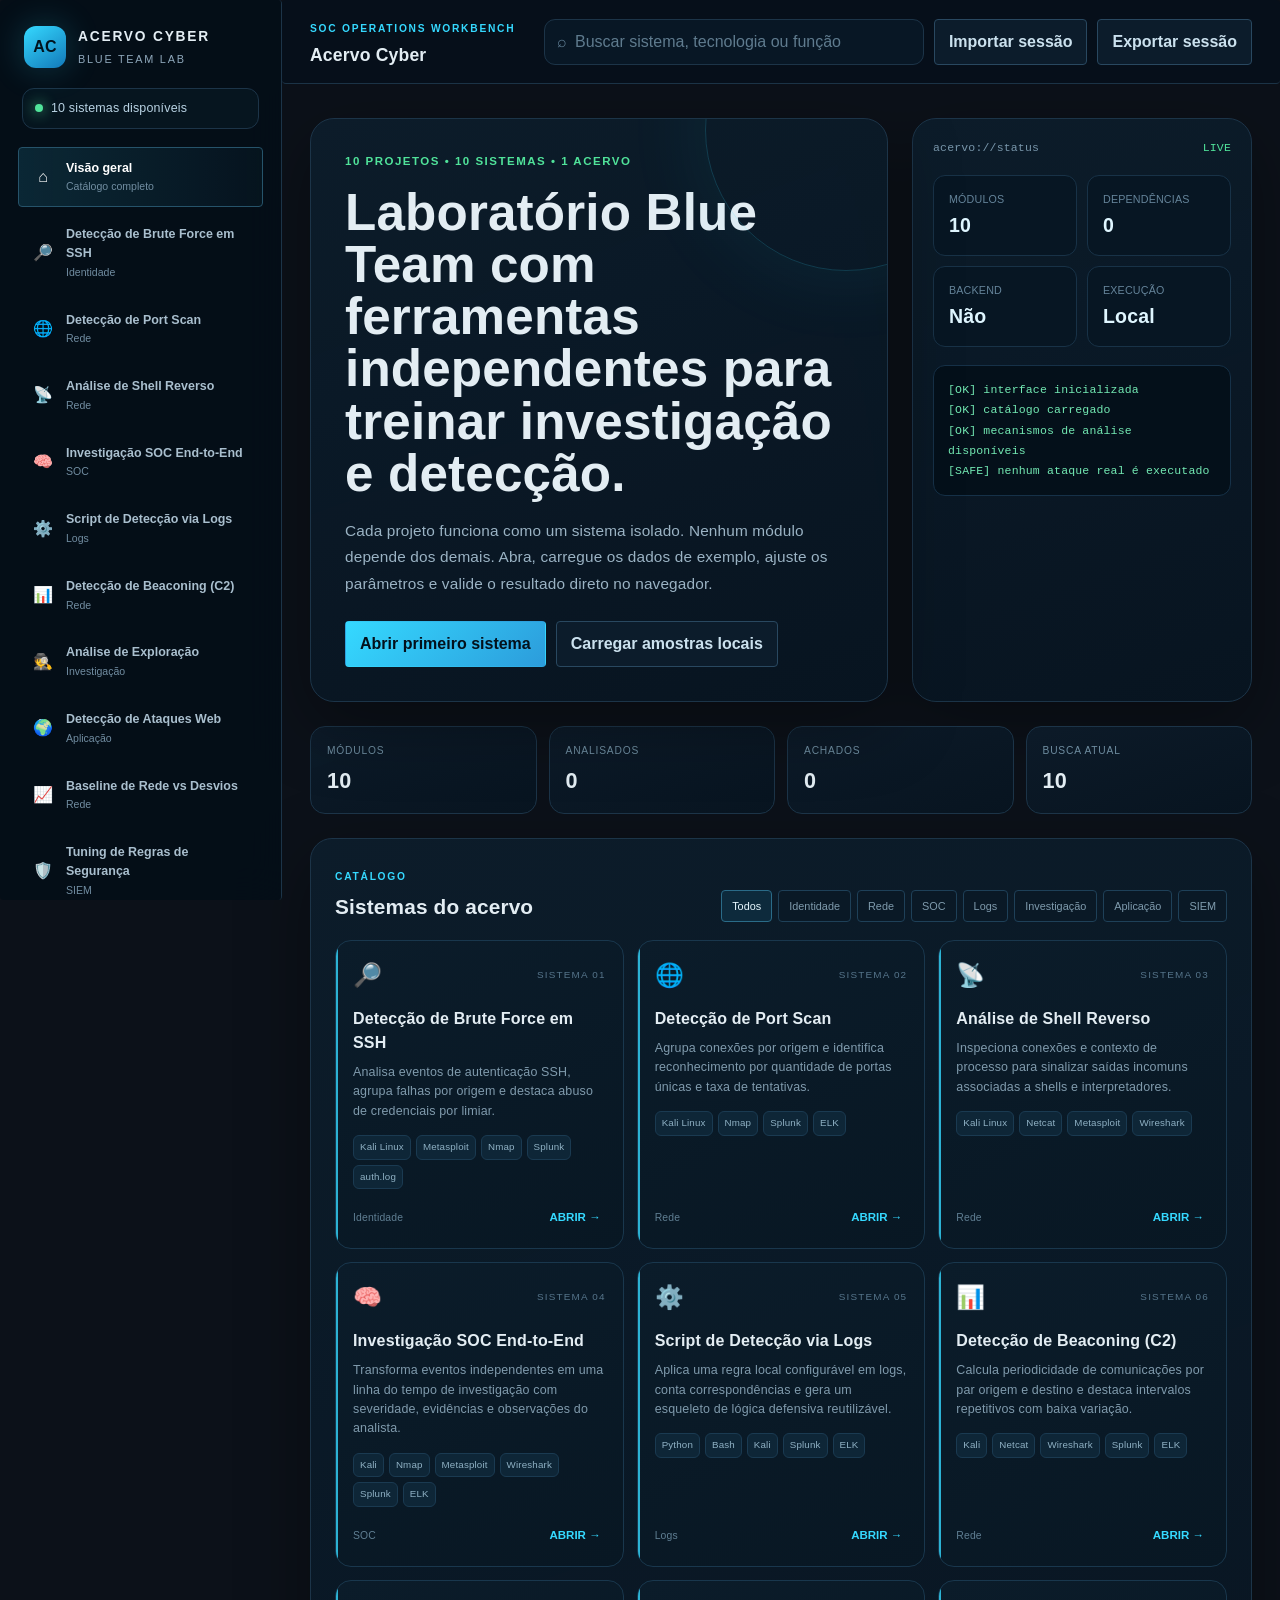
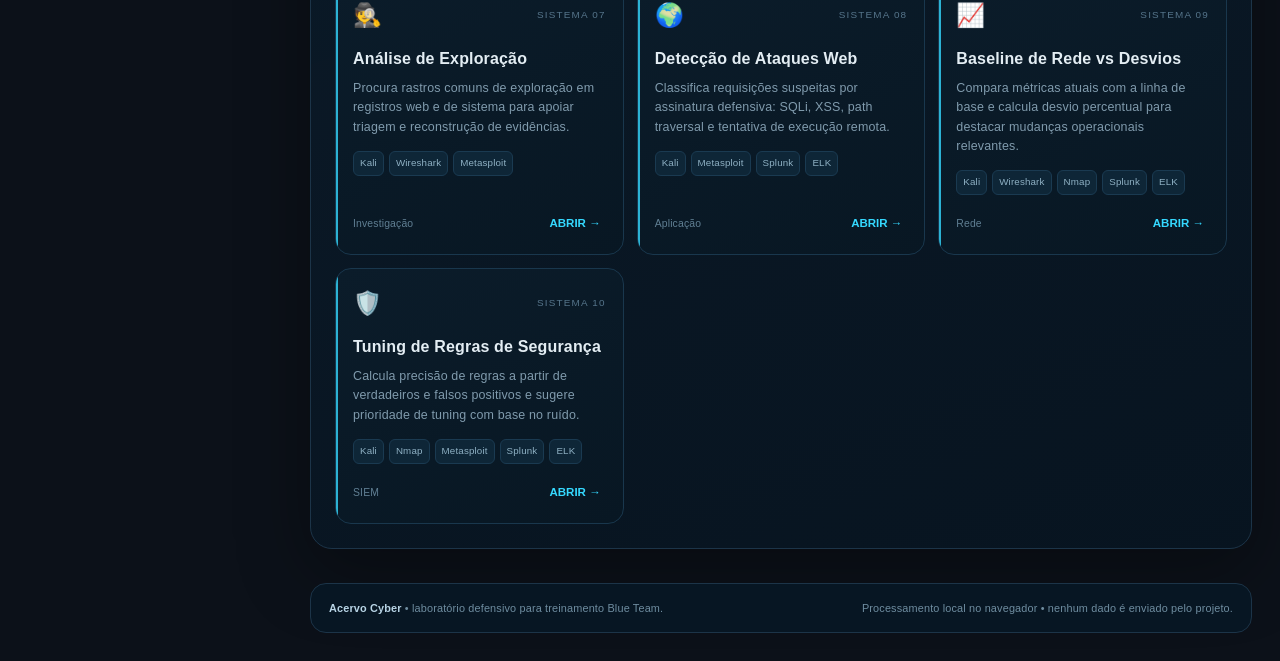
<file: index.html>
<!doctype html>
<html lang="pt-BR">
<head>
  <meta charset="utf-8">
  <meta http-equiv="Content-Security-Policy" content="default-src 'self'; script-src 'self'; style-src 'self'; font-src 'self'; img-src 'self' data: blob:; connect-src 'self'; worker-src 'self' blob:; media-src 'self' blob:; object-src 'none'; base-uri 'none'; form-action 'self'">
  <meta name="viewport" content="width=device-width, initial-scale=1">
  <meta name="theme-color" content="#07111f">
  <meta name="color-scheme" content="dark">
  <meta name="application-name" content="Acervo Cyber">
  <link rel="manifest" href="manifest.webmanifest">
  <meta name="description" content="Acervo Cyber: laboratório Blue Team com 10 sistemas independentes para detecção, investigação, análise de logs, baseline e tuning de regras.">
  <title>Acervo Cyber | Blue Team Lab</title>
  <link rel="icon" href="favicon.svg" type="image/svg+xml">
  <link rel="stylesheet" href="styles.css">
  <link rel="stylesheet" href="enhancements.css">
  <meta property="og:type" content="website">
  <meta property="og:title" content="Acervo Cyber | Blue Team Lab">
  <meta property="og:description" content="Blue Team laboratory for detection, investigation, log analysis, baselining and rule tuning.">
  <meta name="twitter:card" content="summary">
  <meta name="twitter:title" content="Acervo Cyber | Blue Team Lab">
  <meta name="twitter:description" content="Blue Team laboratory for detection, investigation, log analysis, baselining and rule tuning.">
  <link rel="stylesheet" href="security-shell.css">
  <meta name="referrer" content="strict-origin-when-cross-origin">
</head>
<body>
  <div class="noise"></div>

  <aside class="sidebar" id="sidebar">
    <div class="brand">
      <div class="brand-mark">AC</div>
      <div>
        <strong>ACERVO CYBER</strong>
        <span>BLUE TEAM LAB</span>
      </div>
    </div>

    <div class="side-status">
      <span class="status-dot"></span>
      <span>10 sistemas disponíveis</span>
    </div>

    <nav id="projectNav" class="project-nav" aria-label="Projetos"></nav>

    <div class="sidebar-footer">
      <div class="mini-card">
        <span>Modo</span>
        <strong>Laboratório local</strong>
      </div>
      <div class="mini-card">
        <span>Dados</span>
        <strong>Processados no navegador</strong>
      </div>
    </div>
  </aside>

  <main class="app-shell">
    <header class="topbar">
      <button class="icon-button mobile-only" id="menuButton" aria-label="Abrir menu">☰</button>

      <div class="topbar-copy">
        <span class="eyebrow">SOC OPERATIONS WORKBENCH</span>
        <h1 id="workspaceTitle">Acervo Cyber</h1>
      </div>

      <div class="topbar-actions">
        <label class="search-box">
          <span>⌕</span>
          <input id="globalSearch" type="search" placeholder="Buscar sistema, tecnologia ou função">
        </label>
        <button class="ghost-button" id="importButton">Importar sessão</button>
        <button class="ghost-button" id="exportButton">Exportar sessão</button>
      </div>
    </header>

    <section id="homeView" class="view active">
      <div class="hero">
        <div class="hero-copy">
          <div class="hero-kicker">10 PROJETOS • 10 SISTEMAS • 1 ACERVO</div>
          <h2>Laboratório Blue Team com ferramentas independentes para treinar investigação e detecção.</h2>
          <p>
            Cada projeto funciona como um sistema isolado. Nenhum módulo depende dos demais.
            Abra, carregue os dados de exemplo, ajuste os parâmetros e valide o resultado direto no navegador.
          </p>
          <div class="hero-actions">
            <button class="primary-button" id="openFirst">Abrir primeiro sistema</button>
            <button class="secondary-button" id="loadSamples">Carregar amostras locais</button>
          </div>
        </div>

        <div class="hero-console" aria-label="Resumo operacional">
          <div class="console-head">
            <span>acervo://status</span>
            <span class="console-live">LIVE</span>
          </div>
          <div class="console-grid">
            <div><span>Módulos</span><strong>10</strong></div>
            <div><span>Dependências</span><strong>0</strong></div>
            <div><span>Backend</span><strong>Não</strong></div>
            <div><span>Execução</span><strong>Local</strong></div>
          </div>
          <pre id="bootLog">[OK] interface inicializada
[OK] catálogo carregado
[OK] mecanismos de análise disponíveis
[SAFE] nenhum ataque real é executado</pre>
        </div>
      </div>

      <section class="stats-strip" aria-label="Indicadores do acervo">
        <div class="stat-card"><span>Módulos</span><strong id="statModules">10</strong></div>
        <div class="stat-card"><span>Analisados</span><strong id="statAnalyzed">0</strong></div>
        <div class="stat-card"><span>Achados</span><strong id="statFindings">0</strong></div>
        <div class="stat-card"><span>Busca atual</span><strong id="statVisible">10</strong></div>
      </section>

      <section class="section-block">
        <div class="section-heading">
          <div>
            <span class="eyebrow">CATÁLOGO</span>
            <h3>Sistemas do acervo</h3>
          </div>
          <div class="filter-row" id="categoryFilters"></div>
        </div>
        <div id="projectGrid" class="project-grid"></div>
      </section>
    </section>

    <section id="workspaceView" class="view">
      <div id="workspaceMount"></div>
    </section>

    <footer class="acervo-footer">
      <div><strong>Acervo Cyber</strong> • laboratório defensivo para treinamento Blue Team.</div>
      <div>Processamento local no navegador • nenhum dado é enviado pelo projeto.</div>
    </footer>
  </main>

  <div class="toast-region" id="toastRegion" aria-live="polite"></div>

  <script src="app.js"></script>
  <script src="enhancements.js"></script>
</body>
</html>
</file>
<file: styles.css>
*{box-sizing:border-box}
:root{
  --bg:#06101b;
  --bg-soft:#0a1724;
  --panel:#0c1b2a;
  --panel-2:#102336;
  --line:#1c3448;
  --line-2:#294860;
  --text:#edf7ff;
  --muted:#8ea7ba;
  --cyan:#35d9ff;
  --cyan-2:#78ebff;
  --green:#50e39a;
  --yellow:#f8c95c;
  --red:#ff667d;
  --violet:#9b8cff;
  --shadow:0 22px 70px rgba(0,0,0,.34);
  --radius:18px;
}
html{scroll-behavior:smooth}
body{
  margin:0;
  min-height:100vh;
  background:
    radial-gradient(circle at 75% 10%,rgba(53,217,255,.10),transparent 28rem),
    radial-gradient(circle at 20% 100%,rgba(80,227,154,.06),transparent 32rem),
    var(--bg);
  color:var(--text);
  font-family:Inter,ui-sans-serif,system-ui,-apple-system,BlinkMacSystemFont,"Segoe UI",sans-serif;
  letter-spacing:.01em;
}
button,input,textarea,select{font:inherit}
button{cursor:pointer}
.noise{
  position:fixed;inset:0;pointer-events:none;z-index:0;opacity:.16;
  background-image:linear-gradient(rgba(255,255,255,.014) 1px,transparent 1px),linear-gradient(90deg,rgba(255,255,255,.014) 1px,transparent 1px);
  background-size:32px 32px;
}
.sidebar{
  position:fixed;left:0;top:0;bottom:0;width:282px;padding:22px 18px;
  background:rgba(5,14,24,.94);backdrop-filter:blur(18px);
  border-right:1px solid var(--line);z-index:20;overflow:auto;
}
.brand{display:flex;align-items:center;gap:12px;padding:4px 6px 20px}
.brand-mark{
  width:42px;height:42px;display:grid;place-items:center;border-radius:12px;
  background:linear-gradient(145deg,var(--cyan),#1279b9);
  color:#00131e;font-weight:900;box-shadow:0 0 34px rgba(53,217,255,.22)
}
.brand strong{display:block;font-size:.86rem;letter-spacing:.13em}
.brand span{display:block;color:var(--muted);font-size:.68rem;margin-top:3px;letter-spacing:.16em}
.side-status{
  margin:0 4px 18px;padding:10px 12px;border:1px solid var(--line);
  background:rgba(53,217,255,.035);border-radius:12px;color:#b9d3e4;font-size:.78rem;
  display:flex;align-items:center;gap:8px
}
.status-dot{width:8px;height:8px;border-radius:50%;background:var(--green);box-shadow:0 0 14px var(--green)}
.project-nav{display:flex;flex-direction:column;gap:6px}
.nav-item{
  width:100%;border:1px solid transparent;background:transparent;color:#a9bfce;
  padding:11px 10px;border-radius:11px;text-align:left;display:grid;grid-template-columns:28px 1fr;gap:9px;align-items:center
}
.nav-item:hover{background:#0a1b29;color:#fff;border-color:#17354a}
.nav-item.active{background:linear-gradient(90deg,rgba(53,217,255,.13),rgba(53,217,255,.03));color:#fff;border-color:#26536a}
.nav-icon{font-size:1rem;text-align:center}
.nav-copy strong{display:block;font-size:.78rem;font-weight:700}
.nav-copy span{display:block;font-size:.66rem;color:#718da1;margin-top:2px}
.sidebar-footer{margin-top:20px;border-top:1px solid var(--line);padding-top:14px;display:grid;gap:8px}
.mini-card{padding:9px 10px;border-radius:10px;background:#081724;border:1px solid #142c3f}
.mini-card span{display:block;color:#6f8da2;font-size:.65rem;text-transform:uppercase;letter-spacing:.1em}
.mini-card strong{display:block;font-size:.73rem;margin-top:3px;color:#cfe1ec}
.app-shell{margin-left:282px;min-height:100vh;position:relative;z-index:1}
.topbar{
  min-height:82px;padding:15px 28px;display:flex;align-items:center;justify-content:space-between;gap:20px;
  border-bottom:1px solid rgba(40,72,96,.65);background:rgba(6,16,27,.78);backdrop-filter:blur(16px);
  position:sticky;top:0;z-index:10
}
.topbar-copy h1{font-size:1.1rem;margin:3px 0 0}
.eyebrow{font-size:.64rem;color:var(--cyan);letter-spacing:.17em;font-weight:800}
.topbar-actions{display:flex;gap:10px;align-items:center}
.search-box{
  display:flex;align-items:center;gap:8px;width:min(32vw,380px);
  background:#081725;border:1px solid var(--line);border-radius:11px;padding:0 12px;color:#628197
}
.search-box input{width:100%;padding:10px 0;border:0;outline:0;background:transparent;color:#dbeaf4}
.search-box input::placeholder{color:#5f7b8e}
.ghost-button,.secondary-button,.primary-button,.action-button,.tiny-button,.danger-button{
  border-radius:10px;border:1px solid var(--line-2);padding:10px 14px;font-weight:750;transition:.18s ease
}
.ghost-button,.secondary-button,.action-button,.tiny-button{
  color:#cbe1ee;background:#0c1c2b
}
.ghost-button:hover,.secondary-button:hover,.action-button:hover,.tiny-button:hover{border-color:#3f708c;background:#10263a}
.primary-button{background:linear-gradient(135deg,var(--cyan),#2c9cdb);border-color:transparent;color:#03101b;box-shadow:0 8px 30px rgba(53,217,255,.16)}
.primary-button:hover{transform:translateY(-1px);filter:brightness(1.05)}
.danger-button{background:rgba(255,102,125,.08);color:#ff91a2;border-color:rgba(255,102,125,.26)}
.view{display:none}.view.active{display:block}
.hero{padding:34px 28px 24px;display:grid;grid-template-columns:minmax(0,1.35fr) minmax(340px,.65fr);gap:24px}
.hero-copy,.hero-console,.section-block,.workspace-header,.workspace-card{
  border:1px solid var(--line);background:linear-gradient(160deg,rgba(13,29,44,.93),rgba(7,21,33,.91));box-shadow:var(--shadow)
}
.hero-copy{padding:34px;border-radius:24px;position:relative;overflow:hidden}
.hero-copy:after{content:"";position:absolute;right:-100px;top:-130px;width:280px;height:280px;border:1px solid rgba(53,217,255,.18);border-radius:50%;box-shadow:0 0 90px rgba(53,217,255,.08)}
.hero-kicker{font-size:.72rem;color:var(--green);letter-spacing:.13em;font-weight:800}
.hero h2{font-size:clamp(1.8rem,4vw,3.55rem);line-height:1.02;max-width:980px;margin:16px 0 18px}
.hero p{color:#9bb3c4;line-height:1.72;max-width:840px;margin:0;font-size:.96rem}
.hero-actions{display:flex;gap:10px;flex-wrap:wrap;margin-top:24px}
.hero-console{border-radius:24px;padding:20px}
.console-head{display:flex;justify-content:space-between;color:#7896aa;font-family:ui-monospace,SFMono-Regular,Consolas,monospace;font-size:.72rem}
.console-live{color:var(--green)}
.console-grid{display:grid;grid-template-columns:1fr 1fr;gap:10px;margin:18px 0}
.console-grid div{padding:15px;border:1px solid #183247;border-radius:12px;background:#071623}
.console-grid span{display:block;color:#65849a;font-size:.67rem;text-transform:uppercase}
.console-grid strong{display:block;font-size:1.22rem;margin-top:4px;color:#dff6ff}
.hero-console pre,.terminal{
  white-space:pre-wrap;margin:0;padding:14px;background:#04101a;border:1px solid #163148;border-radius:12px;
  color:#73e9b3;font-size:.72rem;line-height:1.75;font-family:ui-monospace,SFMono-Regular,Consolas,monospace
}
.section-block{margin:0 28px 34px;border-radius:22px;padding:24px}
.section-heading{display:flex;justify-content:space-between;gap:18px;align-items:end;margin-bottom:18px}
.section-heading h3{margin:4px 0 0;font-size:1.3rem}
.filter-row{display:flex;flex-wrap:wrap;gap:6px;justify-content:flex-end}
.filter-chip{border:1px solid #1e4058;background:#0a1926;color:#7f9bad;padding:7px 10px;border-radius:999px;font-size:.68rem}
.filter-chip.active,.filter-chip:hover{color:#e8f8ff;border-color:#2a6b88;background:#0d2a3c}
.project-grid{display:grid;grid-template-columns:repeat(3,minmax(0,1fr));gap:13px}
.project-card{
  border:1px solid #19374d;background:linear-gradient(155deg,#0b1c2a,#081723);
  border-radius:16px;padding:17px;min-height:230px;display:flex;flex-direction:column;position:relative;overflow:hidden
}
.project-card:before{content:"";position:absolute;left:0;top:0;bottom:0;width:2px;background:var(--accent,var(--cyan));opacity:.8}
.project-card:hover{transform:translateY(-2px);border-color:#2c5872;box-shadow:0 15px 40px rgba(0,0,0,.18)}
.project-card .card-top{display:flex;align-items:center;justify-content:space-between;gap:10px}
.project-card .big-icon{font-size:1.45rem}
.project-card .index{font-size:.62rem;letter-spacing:.12em;color:#56758b}
.project-card h4{margin:14px 0 8px;font-size:1rem}
.project-card p{margin:0;color:#809bad;font-size:.78rem;line-height:1.55}
.tag-row{display:flex;gap:5px;flex-wrap:wrap;margin-top:14px}
.tag{font-size:.61rem;padding:4px 6px;border-radius:6px;background:#0e2637;border:1px solid #1a3a51;color:#8fb1c4}
.card-footer{margin-top:auto;padding-top:15px;display:flex;align-items:center;justify-content:space-between}
.card-footer span{font-size:.65rem;color:#607f93}
.card-open{border:0;background:transparent;color:var(--cyan);font-size:.72rem;font-weight:800;padding:5px}
.workspace-wrap{padding:28px}
.workspace-header{border-radius:20px;padding:22px;display:flex;justify-content:space-between;align-items:flex-start;gap:20px;margin-bottom:16px}
.workspace-title-line{display:flex;gap:14px;align-items:flex-start}
.workspace-icon{width:50px;height:50px;border-radius:14px;display:grid;place-items:center;background:#0e2839;border:1px solid #25536b;font-size:1.45rem}
.workspace-header h2{margin:2px 0 7px;font-size:1.4rem}
.workspace-header p{margin:0;color:#8ca7ba;line-height:1.55;max-width:820px;font-size:.82rem}
.workspace-actions{display:flex;gap:8px;flex-wrap:wrap;justify-content:flex-end}
.workspace-layout{display:grid;grid-template-columns:minmax(0,1.5fr) minmax(300px,.5fr);gap:16px}
.workspace-card{border-radius:17px;padding:18px}
.workspace-card h3{font-size:.85rem;margin:0 0 13px;display:flex;align-items:center;justify-content:space-between}
.workspace-card h3 span{font-size:.62rem;color:#5f8298;font-weight:500}
.grid-2{display:grid;grid-template-columns:1fr 1fr;gap:10px}
.grid-3{display:grid;grid-template-columns:repeat(3,1fr);gap:10px}
.metric{padding:14px;border-radius:12px;border:1px solid #17364b;background:#081824}
.metric span{display:block;color:#6f8da0;font-size:.64rem;text-transform:uppercase;letter-spacing:.08em}
.metric strong{display:block;margin-top:5px;font-size:1.35rem}
.metric small{display:block;color:#638198;margin-top:3px;font-size:.61rem}
.metric.good strong{color:var(--green)}.metric.warn strong{color:var(--yellow)}.metric.bad strong{color:var(--red)}
textarea,.input,select{
  width:100%;border:1px solid #1d4057;border-radius:10px;background:#071724;color:#dcecf5;padding:11px;outline:none
}
textarea{min-height:210px;resize:vertical;font-family:ui-monospace,SFMono-Regular,Consolas,monospace;font-size:.72rem;line-height:1.55}
textarea:focus,.input:focus,select:focus{border-color:#347390;box-shadow:0 0 0 3px rgba(53,217,255,.06)}
.form-row{display:grid;grid-template-columns:1fr 1fr;gap:10px;margin-bottom:10px}
.field label{display:block;color:#6e8fa4;font-size:.64rem;margin:0 0 6px;text-transform:uppercase;letter-spacing:.07em}
.action-row{display:flex;gap:8px;flex-wrap:wrap;margin-top:10px}
.results-list{display:grid;gap:7px;margin-top:10px}
.result-item{
  border:1px solid #18394f;background:#081a27;border-radius:10px;padding:11px 12px;
  display:grid;grid-template-columns:10px 1fr auto;gap:10px;align-items:start
}
.result-dot{width:8px;height:8px;border-radius:50%;margin-top:5px;background:var(--cyan)}
.result-dot.high{background:var(--red)}.result-dot.medium{background:var(--yellow)}.result-dot.low{background:var(--green)}
.result-item strong{display:block;font-size:.75rem}.result-item p{margin:3px 0 0;color:#6f8fa4;font-size:.67rem;line-height:1.5}
.result-item code{color:#8be8ff;font-size:.62rem}
.table-wrap{overflow:auto;border:1px solid #17364b;border-radius:12px}
table{width:100%;border-collapse:collapse;min-width:620px}
th,td{padding:10px 11px;text-align:left;border-bottom:1px solid #153347;font-size:.68rem}
th{color:#7290a4;background:#0a1c2a;font-size:.61rem;text-transform:uppercase;letter-spacing:.07em}
td{color:#b9cfdd}tr:last-child td{border-bottom:0}
.badge{display:inline-flex;align-items:center;border-radius:999px;padding:4px 7px;font-size:.58rem;font-weight:800}
.badge.high{color:#ff9cad;background:rgba(255,102,125,.1);border:1px solid rgba(255,102,125,.25)}
.badge.medium{color:#f9d985;background:rgba(248,201,92,.09);border:1px solid rgba(248,201,92,.22)}
.badge.low{color:#7be9b3;background:rgba(80,227,154,.08);border:1px solid rgba(80,227,154,.2)}
.chart{height:220px;border:1px solid #17384e;background:#061522;border-radius:12px;position:relative;overflow:hidden}
.chart canvas{width:100%;height:100%;display:block}
.empty-state{padding:28px 15px;border:1px dashed #1c4058;border-radius:12px;text-align:center;color:#658499;font-size:.72rem}
.rule-box{padding:12px;border:1px solid #1b3d54;border-radius:10px;background:#061521;font-family:ui-monospace,SFMono-Regular,Consolas,monospace;color:#81e7ff;font-size:.68rem;line-height:1.6;white-space:pre-wrap}
.progress{height:8px;background:#071521;border-radius:999px;overflow:hidden;border:1px solid #15364a}
.progress>span{display:block;height:100%;background:linear-gradient(90deg,var(--cyan),var(--green));width:0;transition:.35s ease}
.stat-line{display:flex;justify-content:space-between;gap:10px;padding:8px 0;border-bottom:1px solid #143247;font-size:.69rem}
.stat-line:last-child{border-bottom:0}.stat-line span{color:#718fa3}.stat-line strong{color:#d6e7f1}
.timeline{display:grid;gap:8px}
.timeline-item{display:grid;grid-template-columns:78px 12px 1fr;gap:10px;align-items:start}
.timeline-time{color:#5f8296;font-size:.64rem;padding-top:2px}
.timeline-node{width:9px;height:9px;border-radius:50%;background:var(--cyan);box-shadow:0 0 10px rgba(53,217,255,.32);margin-top:3px}
.timeline-body{padding:0 0 11px;border-bottom:1px solid #163448}
.timeline-body strong{display:block;font-size:.71rem}.timeline-body span{display:block;color:#6f8ea2;font-size:.64rem;margin-top:3px}
.score-ring{
  width:112px;height:112px;border-radius:50%;display:grid;place-items:center;margin:6px auto 16px;
  background:conic-gradient(var(--cyan) calc(var(--score,0)*1%),#142c3e 0);position:relative
}
.score-ring:after{content:"";position:absolute;inset:10px;border-radius:50%;background:#081824;border:1px solid #183b51}
.score-ring strong{position:relative;z-index:1;font-size:1.4rem}
.kpi-strip{display:grid;grid-template-columns:repeat(4,1fr);gap:10px;margin-bottom:16px}
.inline-note{padding:10px 11px;border-left:2px solid var(--cyan);background:#071826;color:#7390a4;font-size:.68rem;line-height:1.55}
.toast-region{position:fixed;right:20px;bottom:20px;display:grid;gap:8px;z-index:50}
.toast{padding:11px 14px;border-radius:10px;background:#0c2232;border:1px solid #285168;box-shadow:0 10px 40px rgba(0,0,0,.3);font-size:.72rem;color:#d9edf8;animation:toastIn .2s ease}
@keyframes toastIn{from{transform:translateY(10px);opacity:0}to{transform:translateY(0);opacity:1}}
.mobile-only{display:none}
.icon-button{width:38px;height:38px;border-radius:10px;border:1px solid var(--line);background:#0b1d2b;color:#d6e9f4}
@media(max-width:1180px){
  .project-grid{grid-template-columns:repeat(2,minmax(0,1fr))}
  .hero{grid-template-columns:1fr}.workspace-layout{grid-template-columns:1fr}
}
@media(max-width:860px){
  .sidebar{transform:translateX(-102%);transition:.2s ease;box-shadow:var(--shadow)}
  .sidebar.open{transform:translateX(0)}
  .app-shell{margin-left:0}.mobile-only{display:inline-grid;place-items:center}
  .topbar{padding:12px 16px}.topbar-actions{width:100%}.topbar{flex-wrap:wrap}
  .search-box{width:100%;order:3}.hero,.workspace-wrap{padding:18px}
  .section-block{margin:0 18px 24px}.section-heading{align-items:flex-start;flex-direction:column}
  .filter-row{justify-content:flex-start}.project-grid{grid-template-columns:1fr}
  .workspace-header{flex-direction:column}.workspace-actions{justify-content:flex-start}
  .grid-3,.kpi-strip{grid-template-columns:1fr 1fr}
}
@media(max-width:520px){
  .hero-copy{padding:23px}.hero h2{font-size:2rem}
  .grid-2,.grid-3,.form-row,.kpi-strip{grid-template-columns:1fr}
  .topbar-actions .ghost-button{display:none}
}
</file>
<file: enhancements.css>
/* Camada complementar de interface e acessibilidade */
::selection{background:rgba(53,217,255,.28);color:#fff}
:focus-visible{outline:2px solid var(--cyan);outline-offset:3px}
.skip-link{
  position:fixed;left:16px;top:12px;z-index:100;
  transform:translateY(-160%);padding:10px 14px;border-radius:10px;
  background:#dff8ff;color:#03101b;font-weight:800;text-decoration:none
}
.skip-link:focus{transform:translateY(0)}
*{scrollbar-width:thin;scrollbar-color:#28556d #07131f}
*::-webkit-scrollbar{width:10px;height:10px}
*::-webkit-scrollbar-track{background:#07131f}
*::-webkit-scrollbar-thumb{background:#28556d;border:2px solid #07131f;border-radius:999px}
.stats-strip{
  margin:0 28px 24px;
  display:grid;grid-template-columns:repeat(4,minmax(0,1fr));gap:12px
}
.stat-card{
  padding:16px;border:1px solid var(--line);border-radius:15px;
  background:linear-gradient(160deg,rgba(13,29,44,.88),rgba(7,21,33,.9))
}
.stat-card span{display:block;color:#6f8da0;font-size:.64rem;text-transform:uppercase;letter-spacing:.08em}
.stat-card strong{display:block;margin-top:6px;font-size:1.35rem}
.acervo-footer{
  margin:0 28px 28px;padding:16px 18px;border:1px solid var(--line);border-radius:16px;
  display:flex;justify-content:space-between;gap:18px;align-items:center;
  background:#071623;color:#6f8da0;font-size:.68rem
}
.acervo-footer strong{color:#b8d4e5}
.workspace-toolbox{display:flex;gap:8px;flex-wrap:wrap}
.result-toolbar{
  display:flex;align-items:center;justify-content:space-between;gap:10px;
  flex-wrap:wrap;margin:0 0 12px;padding:10px;border:1px solid #17364b;
  border-radius:11px;background:#071824
}
.result-toolbar label{font-size:.64rem;color:#7897aa}
.result-toolbar select{width:auto;min-width:130px;padding:7px 9px}
.ioc-card{margin-top:16px}
.ioc-grid{display:grid;gap:7px}
.ioc-row{padding:9px 10px;border:1px solid #17364b;border-radius:9px;background:#071724}
.ioc-row span{display:block;color:#66869a;font-size:.58rem;text-transform:uppercase;letter-spacing:.07em}
.ioc-row code{display:block;color:#b8eaff;font-size:.64rem;margin-top:4px;word-break:break-all}
.history-list{display:grid;gap:7px}
.history-item{padding:9px 10px;border:1px solid #17364b;border-radius:9px;background:#071724}
.history-item strong{display:block;font-size:.66rem}
.history-item span{display:block;color:#66869a;font-size:.6rem;margin-top:3px}
@media(max-width:860px){
  .stats-strip{margin:0 18px 20px;grid-template-columns:1fr 1fr}
  .acervo-footer{margin:0 18px 20px;align-items:flex-start;flex-direction:column}
}
@media(max-width:520px){.stats-strip{grid-template-columns:1fr}}


/* Refinamentos dos recursos operacionais */
.workspace-actions .secondary-button{white-space:nowrap}
.result-item[hidden]{display:none!important}
#analysisHistoryCard .empty-state{padding:16px 10px}
.ioc-row code{white-space:pre-wrap;line-height:1.55}
.stat-card{transition:transform .18s ease,border-color .18s ease}
.stat-card:hover{transform:translateY(-2px);border-color:#2d5d78}
.project-card,.workspace-card,.hero-copy,.hero-console{transition:border-color .18s ease,transform .18s ease,box-shadow .18s ease}
button:disabled{opacity:.5;cursor:not-allowed}
@media(prefers-reduced-motion:reduce){
  *,*::before,*::after{scroll-behavior:auto!important;animation-duration:.01ms!important;animation-iteration-count:1!important;transition-duration:.01ms!important}
}
@media(prefers-contrast:more){
  :root{--line:#42647d;--line-2:#557d99;--muted:#b1c9d9}
  .project-card,.workspace-card,.hero-copy,.hero-console,.section-block{border-width:2px}
}
</file>
<file: security-shell.css>
/* Security portfolio design system: restrained, readable, keyboard-first.
   Styling alone is not a security boundary. Keep app behavior intact. */
:root {
  --portfolio-bg: #0c1119;
  --portfolio-panel: #151e29;
  --portfolio-border: #344454;
  --portfolio-ink: #e3edf3;
  --portfolio-muted: #a8bac8;
  --portfolio-action: #67d4b2;
  color-scheme: dark;
}
html {scroll-behavior: auto !important}
body {
  background: var(--portfolio-bg) !important;
  color: var(--portfolio-ink);
  font-family: ui-monospace, "Cascadia Code", "Consolas", "Segoe UI", sans-serif !important;
  line-height: 1.5;
}
:where(.noise, .grid-noise, .scanline, .boot-orbit, .world-grid) {
  opacity: 0 !important;
  pointer-events: none !important;
}
:where(.panel, .card, .tile, .mini-card, .hero, .sidebar, .topbar, .button, button, input, select, textarea) {
  border-radius: 4px !important;
  box-shadow: none !important;
  text-shadow: none !important;
}
:where(button, input, select, textarea) {font: inherit}
:where(button, a, [role="button"], input, select, textarea):focus-visible {
  outline: 3px solid var(--portfolio-action) !important;
  outline-offset: 3px;
}
:where(a) {text-underline-offset: .18em}
:where(p, small, .muted, .subtitle, .hint) {overflow-wrap: anywhere}
:where(.glass, .glassmorphism, .hologram) {
  backdrop-filter: none !important;
  -webkit-backdrop-filter: none !important;
}
@media (prefers-reduced-motion: reduce) {
  *, *::before, *::after {
    animation-duration: .01ms !important;
    transition-duration: .01ms !important;
    scroll-behavior: auto !important;
  }
}
</file>
